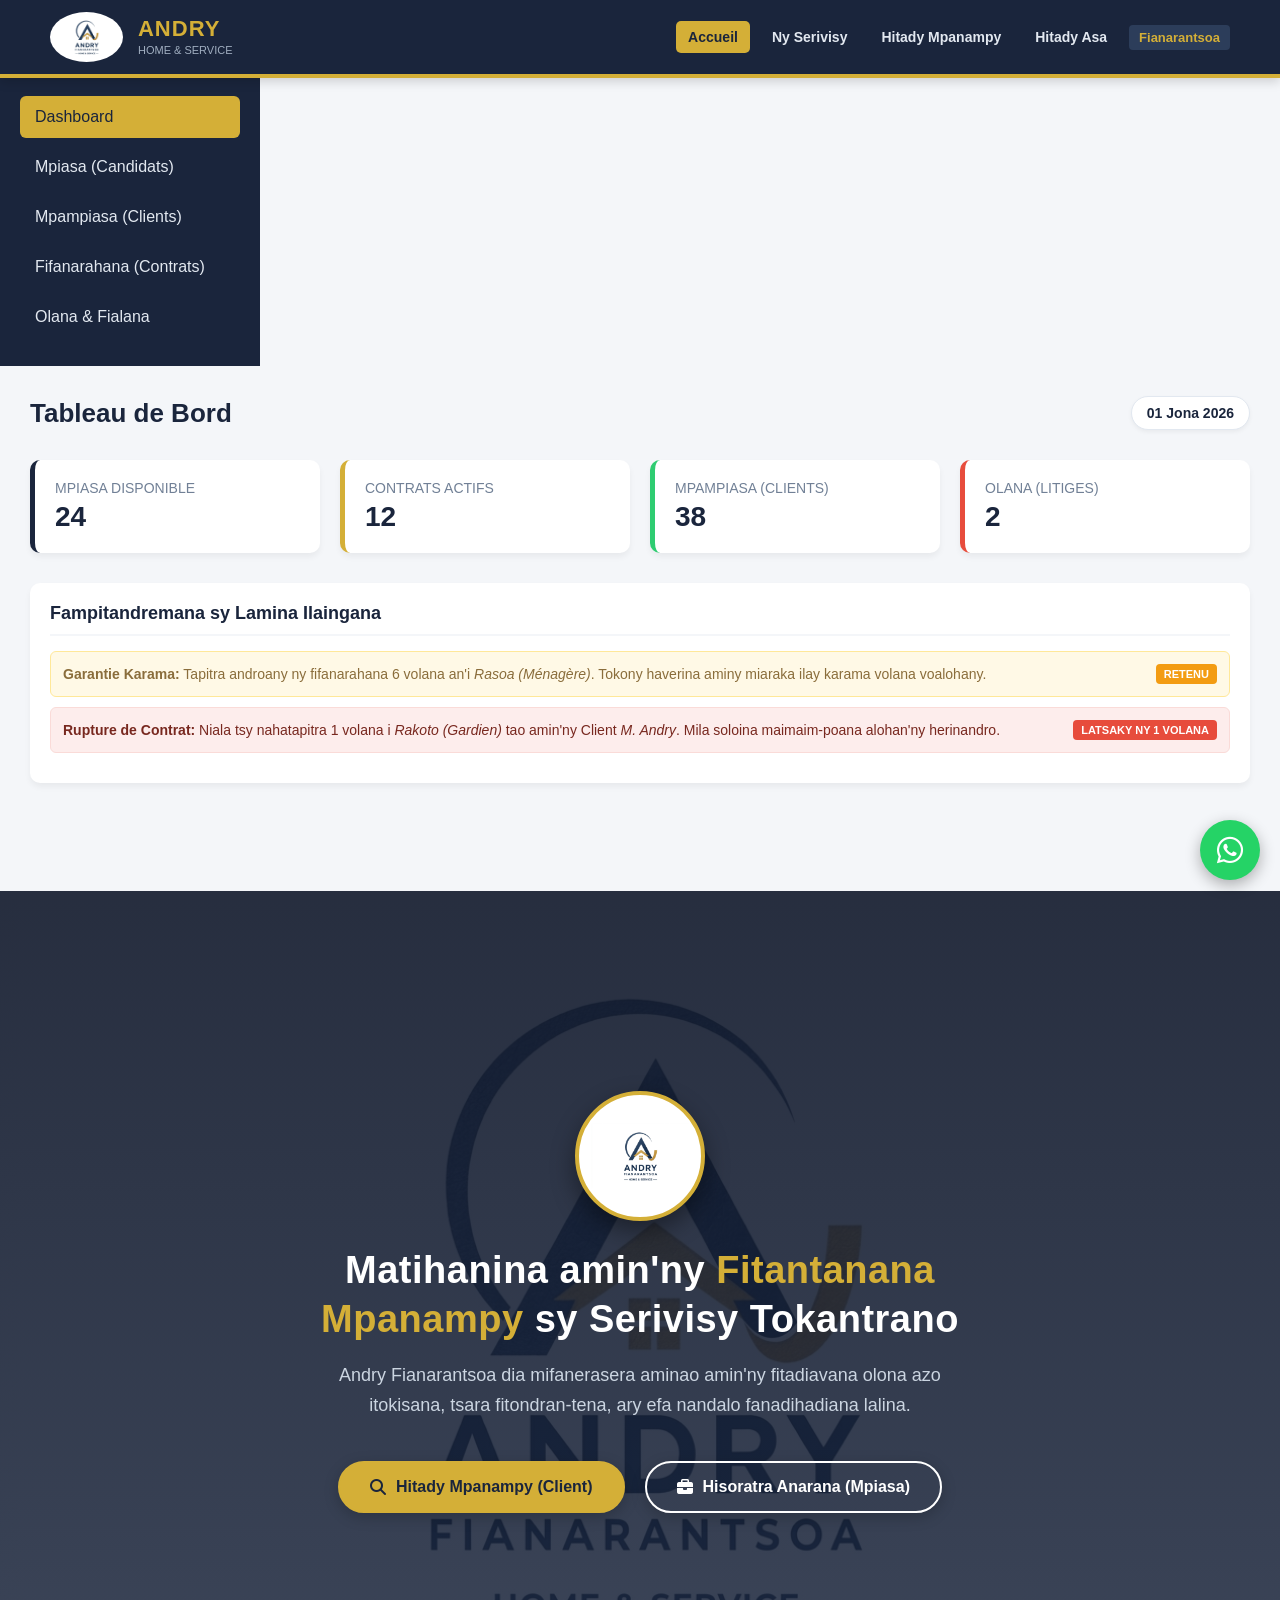
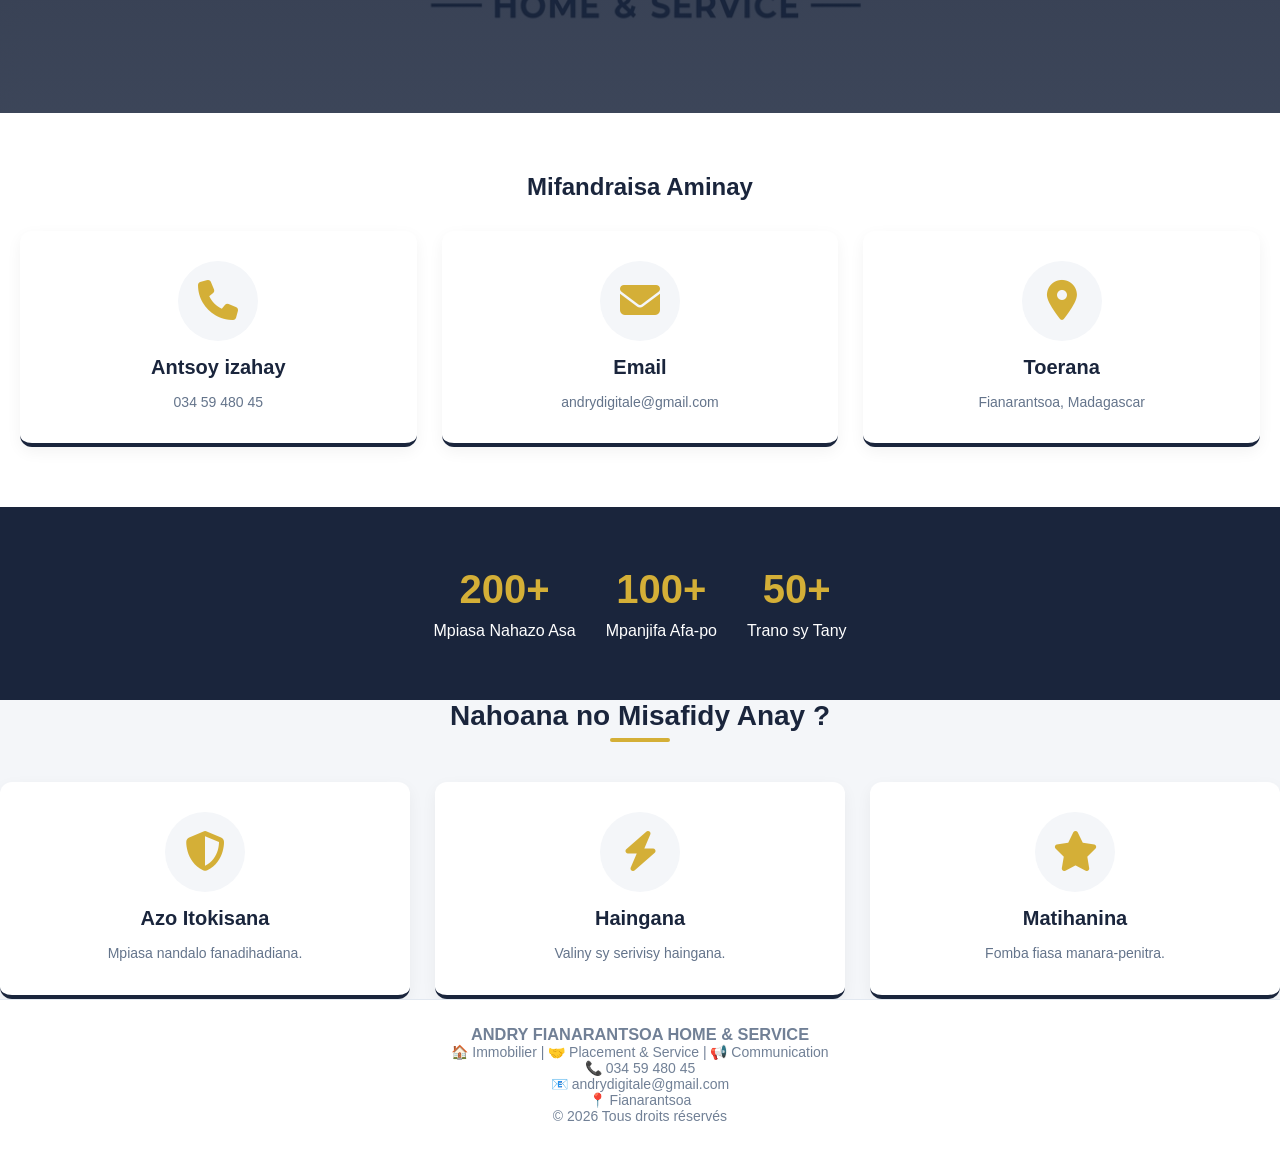
<file: dasboard.html>
<!DOCTYPE html>
<html lang="mg">
<head>
    <meta charset="UTF-8">
    <meta name="viewport" content="width=device-width, initial-scale=1.0">
    <title>Dashboard - Andry Fianarantsoa Home & Service</title>
    <style>
        /* CSS Fototra                    
         git add . && git commit -m "Nampiditra sary sy logo teo amin'ny pejy voalohany" && git push*/
        * {
            margin: 0;
            padding: 0;
            box-sizing: border-box;
            font-family: 'Segoe UI', Tahoma, Geneva, Verdana, sans-serif;
        }

        body {
            display: flex;
            background-color: #f4f6f9;
            color: #1a253c;
            min-height: 100vh;
        }

        /* 1. Sisiny Havia (Sidebar) */
        .sidebar {
            width: 260px;
            background-color: #1a253c; /* Manga Antitra avy amin'ny logo */
            color: #ffffff;
            padding: 20px;
            display: flex;
            flex-direction: column;
        }

        .logo-section {
            text-align: center;
            padding-bottom: 20px;
            border-bottom: 1px solid #2c3d5a;
            margin-bottom: 20px;
        }

        .logo-section h2 {
            font-size: 20px;
            color: #d4af37; /* Loko Volamena / Mavo */
            letter-spacing: 1px;
        }

        .logo-section p {
            font-size: 11px;
            color: #a0aec0;
            text-transform: uppercase;
        }

        .menu-list {
            list-style: none;
        }

        .menu-item a {
            display: block;
            padding: 12px 15px;
            color: #e2e8f0;
            text-decoration: none;
            border-radius: 6px;
            margin-bottom: 8px;
            font-weight: 500;
            transition: 0.3s;
        }

        .menu-item a:hover, .menu-item.active a {
            background-color: #d4af37;
            color: #1a253c;
        }

        /* 2. Fizarana Lehibe (Main Content) */
        .main-content {
            flex: 1;
            padding: 30px;
        }

        .header-main {
            display: flex;
            justify-content: space-between;
            align-items: center;
            margin-bottom: 30px;
        }

        .header-main h1 {
            font-size: 26px;
            color: #1a253c;
        }

        .date-badge {
            background-color: #ffffff;
            padding: 8px 15px;
            border-radius: 20px;
            font-size: 14px;
            font-weight: bold;
            box-shadow: 0 2px 4px rgba(0,0,0,0.05);
            border: 1px solid #e2e8f0;
        }

        /* 3. Ireo Karatra Tarehimarika (Cards) */
        .cards-grid {
            display: grid;
            grid-template-columns: repeat(auto-fit, minmax(220px, 1fr));
            gap: 20px;
            margin-bottom: 30px;
        }

        .card {
            background-color: #ffffff;
            padding: 20px;
            border-radius: 10px;
            box-shadow: 0 4px 6px rgba(0,0,0,0.05);
            border-left: 5px solid #1a253c;
        }

        .card.gold { border-left-color: #d4af37; }
        .card.green { border-left-color: #2ecc71; }
        .card.red { border-left-color: #e74c3c; }

        .card-title {
            font-size: 14px;
            color: #718096;
            text-transform: uppercase;
            margin-bottom: 5px;
        }

        .card-value {
            font-size: 28px;
            font-weight: bold;
            color: #1a253c;
        }

        /* 4. Fizarana Alerte sy Fampitandremana */
        .alerts-section {
            background-color: #ffffff;
            padding: 20px;
            border-radius: 10px;
            box-shadow: 0 4px 6px rgba(0,0,0,0.05);
        }

        .alerts-section h3 {
            font-size: 18px;
            margin-bottom: 15px;
            color: #1a253c;
            border-bottom: 2px solid #f4f6f9;
            padding-bottom: 10px;
        }

        .alert-item {
            display: flex;
            justify-content: space-between;
            align-items: center;
            padding: 12px;
            border-radius: 6px;
            margin-bottom: 10px;
            font-size: 14px;
        }

        .alert-item.warning {
            background-color: #fff9e6;
            border: 1px solid #ffe899;
            color: #8a6d3b;
        }

        .alert-item.danger {
            background-color: #fdedec;
            border: 1px solid #fadbd8;
            color: #78281f;
        }

        .status-badge {
            padding: 4px 8px;
            border-radius: 4px;
            font-size: 11px;
            font-weight: bold;
            text-transform: uppercase;
        }

        .badge-warning { background-color: #f39c12; color: white; }
        .badge-danger { background-color: #e74c3c; color: white; }
    </style>
</head>
<body>

    <!-- 1. Sisiny Havia: Menu -->
    <div class="sidebar">
        <div class="logo-section">
            <h2>ANDRY</h2>
            <p>Home & Service</p>
        </div>
        <ul class="menu-list">
            <li class="menu-item active"><a href="#">Dashboard</a></li>
            <li class="menu-item"><a href="#">Mpiasa (Candidats)</a></li>
            <li class="menu-item"><a href="#">Mpampiasa (Clients)</a></li>
            <li class="menu-item"><a href="#">Fifanarahana (Contrats)</a></li>
            <li class="menu-item"><a href="#">Olana & Fialana</a></li>
        </ul>
    </div>

    <!-- 2. Fizarana Havanana: Votoatiny lehibe -->
    <div class="main-content">
        <div class="header-main">
            <h1>Tableau de Bord</h1>
            <div class="date-badge">01 Jona 2026</div>
        </div>

        <!-- Ireo Karatra fampisehoana tarehimarika -->
        <div class="cards-grid">
            <div class="card">
                <div class="card-title">Mpiasa Disponible</div>
                <div class="card-value">24</div>
            </div>
            <div class="card gold">
                <div class="card-title">Contrats Actifs</div>
                <div class="card-value">12</div>
            </div>
            <div class="card green">
                <div class="card-title">Mpampiasa (Clients)</div>
                <div class="card-value">38</div>
            </div>
            <div class="card red">
                <div class="card-title">Olana (Litiges)</div>
                <div class="card-value">2</div>
            </div>
        </div>

        <!-- Fampitandremana ho an'ny Agence -->
        <div class="alerts-section">
            <h3>Fampitandremana sy Lamina Ilaingana</h3>
            
            <!-- Alerte momba ny karama miantona (6 volana) -->
            <div class="alert-item warning">
                <div>
                    <strong>Garantie Karama:</strong> Tapitra androany ny fifanarahana 6 volana an'i <em>Rasoa (Ménagère)</em>. Tokony haverina aminy miaraka ilay karama volana voalohany.
                </div>
                <span class="status-badge badge-warning">Retenu</span>
            </div>

            <!-- Alerte momba ny olana (Halatra na fialana tampoka) -->
            <div class="alert-item danger">
                <div>
                    <strong>Rupture de Contrat:</strong> Niala tsy nahatapitra 1 volana i <em>Rakoto (Gardien)</em> tao amin'ny Client <em>M. Andry</em>. Mila soloina maimaim-poana alohan'ny herinandro.
                </div>
                <span class="status-badge badge-danger">Latsaky ny 1 Volana</span>
            </div>
        </div>
    </div>

</body>
</html>





































<!DOCTYPE html>
<html lang="mg">
<head>
    <meta charset="UTF-8">
    <meta name="viewport" content="width=device-width, initial-scale=1.0">
    <title>Andry Fianarantsoa - Home & Service</title>
    <!-- FontAwesome ho an'ny Icons -->
    <link rel="stylesheet" href="https://cdnjs.cloudflare.com/ajax/libs/font-awesome/6.4.0/css/all.min.css">
    <style>
        * {
            margin: 0;
            padding: 0;
            box-sizing: border-box;
            font-family: 'Segoe UI', Tahoma, Geneva, Verdana, sans-serif;
        }

        html, body {
            width: 100%;
            max-width: 100%;
            overflow-x: hidden;
            background-color: #f4f6f9;
            color: #1a253c;
            display: flex;
            flex-direction: column;
            min-height: 100vh;
        }

        /* NAVBAR FIXED GLOBAL */
        header {
            background-color: #1a253c;
            color: white;
            padding: 12px 50px;
            display: flex;
            justify-content: space-between;
            align-items: center;
            border-bottom: 4px solid #d4af37;
            box-shadow: 0 4px 10px rgba(0,0,0,0.15);
            position: fixed;
            top: 0;
            left: 0;
            width: 100%;
            z-index: 1000;
        }

        .logo-container {
            display: flex;
            align-items: center;
            gap: 15px;
        }

        .logo-img {
            height: 50px;
            width: auto;
            object-fit: contain;
            background-color: white;
            padding: 2px;
            border-radius: 50%;
        }

        .logo-text h1 {
            font-size: 22px;
            color: #d4af37;
            letter-spacing: 1px;
            line-height: 1;
        }

        .logo-text p {
            font-size: 11px;
            color: #a0aec0;
            text-transform: uppercase;
            margin-top: 4px;
        }

        .nav-menu {
            display: flex;
            list-style: none;
            gap: 10px;
            align-items: center;
        }

        .nav-menu li a {
            color: #e2e8f0;
            text-decoration: none;
            font-size: 14px;
            font-weight: 600;
            padding: 8px 12px;
            border-radius: 5px;
            cursor: pointer;
            transition: all 0.3s ease;
        }

        .nav-menu li a:hover,
        .nav-menu li a.active {
            color: #1a253c;
            background-color: #d4af37;
        }

        .loc-badge {
            background-color: #2c3d5a;
            color: #d4af37;
            padding: 5px 10px;
            border-radius: 4px;
            font-size: 13px;
            font-weight: bold;
        }

        /* BOKOTRA HAMBURGER */
        .menu-toggle {
            display: none;
            flex-direction: column;
            gap: 5px;
            cursor: pointer;
            background: none;
            border: none;
        }

        .menu-toggle span {
            display: block;
            width: 28px;
            height: 3px;
            background-color: white;
            border-radius: 2px;
            transition: 0.3s;
        }

        /* MAIN CONTENT MANAGER */
        .page-section {
            display: none;
            padding: 40px 20px;
            max-width: 1200px;
            margin: 78px auto 0 auto;
            width: 100%;
            animation: slideUp 0.4s ease forwards;
        }

        .page-section.active-page {
            display: block;
        }

        #home-page {
            max-width: 100%;
            width: 100%;
            margin-top: 78px;
            padding: 0;
        }

        @keyframes slideUp {
            from { opacity: 0; transform: translateY(15px); }
            to { opacity: 1; transform: translateY(0); }
        }

        /* HERO SECTION */
        .hero {
            position: relative;
            background: linear-gradient(rgba(15, 23, 42, 0.9), rgba(26, 37, 60, 0.85)), url('logooo.png');
            background-size: cover;
            background-position: center;
            background-attachment: fixed;
            color: white;
            text-align: center;
            padding: 100px 20px;
            min-height: calc(100vh - 78px);
            display: flex;
            flex-direction: column;
            justify-content: center;
            align-items: center;
        }

        .hero-logo-center {
            width: 130px;
            height: 130px;
            background-color: white;
            border-radius: 50%;
            padding: 12px;
            display: flex;
            align-items: center;
            justify-content: center;
            box-shadow: 0 10px 25px rgba(0,0,0,0.4);
            border: 4px solid #d4af37;
            margin-bottom: 25px;
            animation: pulse 2s infinite;
        }

        @keyframes pulse {
            0% { box-shadow: 0 0 0 0 rgba(212, 175, 55, 0.4); }
            70% { box-shadow: 0 0 0 15px rgba(212, 175, 55, 0); }
            100% { box-shadow: 0 0 0 0 rgba(212, 175, 55, 0); }
        }

        .hero-logo-center img {
            max-width: 100%;
            max-height: 100%;
            object-fit: contain;
        }

        .hero h2 {
            font-size: 38px;
            font-weight: 800;
            margin-bottom: 15px;
            color: #ffffff;
            letter-spacing: 0.5px;
            max-width: 800px;
            line-height: 1.3;
        }
        
        .hero h2 span {
            color: #d4af37;
        }

        .hero p {
            font-size: 18px;
            max-width: 650px;
            margin-bottom: 40px;
            color: #cbd5e1;
            line-height: 1.7;
        }

        .hero-buttons {
            display: flex;
            gap: 20px;
            flex-wrap: wrap;
            justify-content: center;
        }

        .hero-btn {
            padding: 15px 30px;
            font-size: 16px;
            font-weight: 700;
            text-decoration: none;
            border-radius: 30px;
            cursor: pointer;
            transition: all 0.3s ease;
            display: inline-flex;
            align-items: center;
            gap: 10px;
            box-shadow: 0 4px 15px rgba(0,0,0,0.2);
        }

        .hero-btn-primary {
            background-color: #d4af37;
            color: #1a253c;
            border: 2px solid #d4af37;
        }

        .hero-btn-primary:hover {
            background-color: transparent;
            color: #ffffff;
            transform: translateY(-3px);
            box-shadow: 0 6px 20px rgba(212, 175, 55, 0.4);
        }

        .hero-btn-secondary {
            background-color: transparent;
            color: #ffffff;
            border: 2px solid #ffffff;
        }

        .hero-btn-secondary:hover {
            background-color: #ffffff;
            color: #1a253c;
            transform: translateY(-3px);
            box-shadow: 0 6px 20px rgba(255, 255, 255, 0.3);
        }

        /* SERVICES SECTION STYLE */
        .services-section {
            text-align: center;
        }

        .services-section h2 {
            font-size: 28px;
            color: #1a253c;
            margin-bottom: 10px;
            position: relative;
            display: inline-block;
            padding-bottom: 10px;
        }

        .services-section h2::after {
            content: '';
            position: absolute;
            bottom: 0;
            left: 50%;
            transform: translateX(-50%);
            width: 60px;
            height: 4px;
            background-color: #d4af37;
            border-radius: 2px;
        }

        .services-container {
            display: grid;
            grid-template-columns: repeat(auto-fit, minmax(300px, 1fr));
            gap: 25px;
            margin-top: 30px;
        }

        .service-card {
            background: white;
            padding: 30px 20px;
            border-radius: 12px;
            box-shadow: 0 5px 15px rgba(0,0,0,0.05);
            border-bottom: 4px solid #1a253c;
            transition: all 0.3s ease;
        }

        .service-card:hover {
            transform: translateY(-5px);
            box-shadow: 0 10px 25px rgba(0,0,0,0.1);
            border-bottom-color: #d4af37;
        }

        .service-icon {
            font-size: 40px;
            color: #d4af37;
            margin-bottom: 15px;
            background-color: #f4f6f9;
            width: 80px;
            height: 80px;
            line-height: 80px;
            border-radius: 50%;
            display: inline-block;
        }

        .service-card h3 {
            font-size: 20px;
            color: #1a253c;
            margin-bottom: 12px;
        }

        .service-card p {
            font-size: 14px;
            color: #64748b;
            line-height: 1.6;
        }

        /* FORMULAIRES & CONTRACT STYLES */
        .form-page-container {
            max-width: 750px;
            margin: 0 auto;
        }

        .section-box {
            background: white;
            padding: 35px 30px;
            border-radius: 15px;
            box-shadow: 0 10px 25px rgba(0,0,0,0.05);
            border-top: 6px solid #1a253c;
        }

        .section-box.candidat-box {
            border-top-color: #d4af37;
        }

        .section-box h3 {
            font-size: 24px;
            margin-bottom: 20px;
            color: #1a253c;
            border-bottom: 2px solid #f1f5f9;
            padding-bottom: 10px;
            display: flex;
            align-items: center;
            gap: 10px;
        }

        .section-box h3 i { color: #d4af37; }
        .candidat-box h3 i { color: #1a253c; }

        .section-box ul {
            list-style: none;
            margin-bottom: 30px;
            background-color: #f8fafc;
            padding: 20px;
            border-radius: 8px;
            border-left: 4px solid #1a253c;
        }
        
        .section-box.candidat-box ul { border-left-color: #d4af37; }

        .section-box ul li {
            margin-bottom: 12px;
            font-size: 13.5px;
            line-height: 1.6;
            padding-left: 22px;
            position: relative;
            color: #334155;
        }

        .section-box ul li::before {
            content: "✓";
            position: absolute;
            left: 0;
            color: #2ecc71;
            font-weight: bold;
            font-size: 15px;
        }
        
        .section-box ul li.nb-note {
            list-style: none;
            padding-left: 0;
            font-weight: bold;
            color: #e74c3c;
            margin-top: 15px;
            border-top: 1px dashed #cbd5e1;
            padding-top: 10px;
        }
        
        .section-box ul li.nb-note::before { content: ""; }

        .form-row { display: flex; gap: 15px; }
        .form-row .form-group { flex: 1; }

        .form-group { margin-bottom: 20px; }
        .form-group label {
            display: block;
            font-size: 13px;
            font-weight: 600;
            margin-bottom: 8px;
            color: #334155;
        }

        .form-group input, .form-group select, .form-group textarea {
            width: 100%;
            padding: 12px 14px;
            border: 1px solid #cbd5e1;
            border-radius: 8px;
            font-size: 14px;
            background-color: #f8fafc;
            transition: all 0.3s ease;
            color: #1a253c;
        }

        .form-group input:focus, .form-group select:focus, .form-group textarea:focus {
            border-color: #1a253c;
            outline: none;
            background-color: white;
            box-shadow: 0 0 0 3px rgba(26, 37, 60, 0.1);
        }

        .candidat-box input:focus, .candidat-box select:focus, .candidat-box textarea:focus {
            border-color: #d4af37;
            box-shadow: 0 0 0 3px rgba(212, 175, 55, 0.15);
        }
        
        .extra-textarea-container { display: none; animation: fadeIn 0.4s ease forwards; }

        @keyframes fadeIn {
            from { opacity: 0; transform: translateY(-10px); }
            to { opacity: 1; transform: translateY(0); }
        }

        /* CHECKBOX AGREEMENT */
        .checkbox-group {
            display: flex;
            align-items: flex-start;
            gap: 10px;
            margin-bottom: 25px;
            cursor: pointer;
        }

        .checkbox-group input {
            width: auto;
            margin-top: 3px;
            cursor: pointer;
        }

        .checkbox-group label {
            font-size: 13px;
            color: #475569;
            line-height: 1.5;
            font-weight: 500;
            cursor: pointer;
        }

        .btn-submit {
            width: 100%;
            padding: 14px;
            background-color: #1a253c;
            color: white;
            border: none;
            border-radius: 8px;
            font-size: 15px;
            font-weight: bold;
            cursor: pointer;
            transition: all 0.3s ease;
            box-shadow: 0 4px 6px rgba(26, 37, 60, 0.15);
            display: flex;
            justify-content: center;
            align-items: center;
            gap: 10px;
        }

        .btn-submit:hover {
            background-color: #d4af37;
            color: #1a253c;
            transform: translateY(-2px);
        }

        .candidat-box .btn-submit {
            background-color: #d4af37;
            color: #1a253c;
        }

        .candidat-box .btn-submit:hover {
            background-color: #1a253c;
            color: white;
        }

        /* STATUS MESSAGE BOX */
        .form-status {
            display: none;
            padding: 15px;
            border-radius: 8px;
            margin-bottom: 20px;
            font-size: 14px;
            font-weight: 600;
            text-align: center;
            animation: fadeIn 0.3s ease;
        }
        .form-status.success {
            background-color: #d4edda;
            color: #155724;
            border: 1px solid #c3e6cb;
            display: block;
        }
        .form-status.error {
            background-color: #f8d7da;
            color: #721c24;
            border: 1px solid #f5c6cb;
            display: block;
        }

        footer {
            text-align: center;
            padding: 25px;
            margin-top: auto;
            font-size: 14px;
            color: #718096;
            border-top: 1px solid #e2e8f0;
            background-color: #ffffff;
        }

        /* MEDIA QUERIES */
        @media (max-width: 768px) {
            header { padding: 15px 20px; }
            .menu-toggle { display: flex; }
            .menu-toggle.open span:nth-child(1) { transform: rotate(45deg) translate(5px, 5px); }
            .menu-toggle.open span:nth-child(2) { opacity: 0; }
            .menu-toggle.open span:nth-child(3) { transform: rotate(-45deg) translate(6px, -7px); }

            .nav-menu {
                display: none; 
                position: absolute;
                top: 100%;
                left: 0;
                width: 100%;
                background-color: #1a253c;
                flex-direction: column;
                align-items: center;
                padding: 20px 0;
                gap: 15px;
                border-bottom: 3px solid #d4af37;
            }

            .nav-menu.open { display: flex; }
            .nav-menu li { width: 100%; text-align: center; }
            .nav-menu li a { display: inline-block; width: 80%; font-size: 16px; padding: 10px; }

            .hero h2 { font-size: 28px; }
            .hero p { font-size: 15px; }
            .services-section h2 { font-size: 24px; }
            .form-row { flex-direction: column; gap: 0; }
            .hero-buttons { flex-direction: column; width: 100%; max-width: 300px; }
            .hero-btn { width: 100%; justify-content: center; }
        }




        .contact-rapide{
padding:60px 20px;
text-align:center;
background:white;
}

.stats{
display:flex;
justify-content:center;
gap:30px;
padding:60px 20px;
background:#1a253c;
color:white;
flex-wrap:wrap;
}

.stat-box{
text-align:center;
}

.stat-box h2{
font-size:40px;
color:#d4af37;
margin-bottom:10px;
}

.whatsapp-float{
position:fixed;
bottom:20px;
right:20px;
width:60px;
height:60px;
background:#25D366;
border-radius:50%;
display:flex;
justify-content:center;
align-items:center;
font-size:30px;
color:white;
text-decoration:none;
z-index:9999;
box-shadow:0 5px 15px rgba(0,0,0,.3);
}
    </style>
</head>
<body>

    <!-- Nav-Bar FIXED -->
    <header id="navbar">
        <div class="logo-container">
            <img src="logooo.png" alt="Logo Agence Andry" class="logo-img">
            <div class="logo-text">
                <h1>ANDRY</h1>
                <p>Home & Service</p>
            </div>
        </div>
        
        <button class="menu-toggle" id="mobile-menu-btn">
            <span></span>
            <span></span>
            <span></span>
        </button>
        
        <ul class="nav-menu" id="nav-links">
            <li><a onclick="showPage('home-page')" id="link-home" class="nav-item active">Accueil</a></li>
            <li><a onclick="showPage('serivisy-page')" id="link-serivisy" class="nav-item">Ny Serivisy</a></li>
            <li><a onclick="showPage('mpampiasa-page')" id="link-mpampiasa" class="nav-item">Hitady Mpanampy</a></li>
            <li><a onclick="showPage('mpiasa-page')" id="link-mpiasa" class="nav-item">Hitady Asa</a></li>
            <li class="loc-badge">Fianarantsoa</li>
        </ul>
    </header>

    <!-- 1. ACCUEIL PAGE -->
    <div id="home-page" class="page-section active-page">
        <div class="hero">
            <div class="hero-logo-center">
                <img src="logooo.png" alt="Logo Andry">
            </div>
            <h2>Matihanina amin'ny <span>Fitantanana Mpanampy</span> sy Serivisy Tokantrano</h2>
            <p>Andry Fianarantsoa dia mifanerasera aminao amin'ny fitadiavana olona azo itokisana, tsara fitondran-tena, ary efa nandalo fanadihadiana lalina.</p>
            
            <div class="hero-buttons">
                <a onclick="showPage('mpampiasa-page')" class="hero-btn hero-btn-primary">
                    <i class="fa-solid fa-magnifying-glass"></i> Hitady Mpanampy (Client)
                </a>
                <a onclick="showPage('mpiasa-page')" class="hero-btn hero-btn-secondary">
                    <i class="fa-solid fa-briefcase"></i> Hisoratra Anarana (Mpiasa)
                </a>
            </div>
        </div>
    </div>
<section class="contact-rapide">
    <h2>Mifandraisa Aminay</h2>

    <div class="services-container">

        <div class="service-card">
            <div class="service-icon">
                <i class="fas fa-phone"></i>
            </div>
            <h3>Antsoy izahay</h3>
            <p>034 59 480 45</p>
        </div>

        <div class="service-card">
            <div class="service-icon">
                <i class="fas fa-envelope"></i>
            </div>
            <h3>Email</h3>
            <p>andrydigitale@gmail.com</p>
        </div>

        <div class="service-card">
            <div class="service-icon">
                <i class="fas fa-location-dot"></i>
            </div>
            <h3>Toerana</h3>
            <p>Fianarantsoa, Madagascar</p>
        </div>

    </div>
</section>
    <!-- 2. SERVICES PAGE -->
    <section id="serivisy-page" class="page-section">
        <div class="services-section">
            <h2>Ny Serivisy Ataonay</h2>
            <p style="color: #64748b; margin-top: 10px; font-size: 15px;">Manolotra vahaolana feno sy matihanina ho an'ny tokantrano sy ny fandraharahana eto Fianarantsoa.</p>
            
            <div class="services-container">
                <div class="service-card">
                    <div class="service-icon"><i class="fa-solid fa-house-chimney"></i></div>
                    <h3>Andry Real Estate</h3>
                    <p>Mitady trano hofaina na hovidiana ve ianao? Sa manana tany sy trano tiana hamidy? Izahay no mikarakara sy mitantana izany am-pitoniana.</p>
                </div>

                <div class="service-card">
                    <div class="service-icon"><i class="fa-solid fa-users-gear"></i></div>
                    <h3>Andry Recruitment</h3>
                    <p>Fikarohana mpiasa efa nandalo sivana sy fanadihadiana lalina: Mpanampy an-trano, Mpitaiza kely (Nounou), Mpiambina (Gardien), ary mpiasan'ny Hotely.</p>
                </div>

                <div class="service-card">
                    <div class="service-icon"><i class="fa-solid fa-palette"></i></div>
                    <h3>Communication & Design</h3>
                    <p>Manandratra ny fandraharahanao izahay: Famoronana Logo, Afisy (Affiches), Karatra matihanina (Cartes de visite), ary dokam-barotra amin'ny Facebook.</p>
                </div>
            </div>
        </div>
    </section>
    <section class="stats">

    <div class="stat-box">
        <h2>200+</h2>
        <p>Mpiasa Nahazo Asa</p>
    </div>

    <div class="stat-box">
        <h2>100+</h2>
        <p>Mpanjifa Afa-po</p>
    </div>

    <div class="stat-box">
        <h2>50+</h2>
        <p>Trano sy Tany</p>
    </div>

</section>



<section class="services-section">

<h2>Nahoana no Misafidy Anay ?</h2>

<div class="services-container">

<div class="service-card">
<div class="service-icon">
<i class="fas fa-shield-alt"></i>
</div>
<h3>Azo Itokisana</h3>
<p>Mpiasa nandalo fanadihadiana.</p>
</div>

<div class="service-card">
<div class="service-icon">
<i class="fas fa-bolt"></i>
</div>
<h3>Haingana</h3>
<p>Valiny sy serivisy haingana.</p>
</div>

<div class="service-card">
<div class="service-icon">
<i class="fas fa-star"></i>
</div>
<h3>Matihanina</h3>
<p>Fomba fiasa manara-penitra.</p>
</div>

</div>
</section>

    <!-- 3. MPAMPIASA PAGE (CLIENT) -->
    <section id="mpampiasa-page" class="page-section">
        <div class="form-page-container">
            <div class="section-box">
                <h3><i class="fa-solid fa-briefcase"></i> Taratasy Fifanarahana & Fangatahana (Client)</h3>
                
                <ul>
                    <li><strong>Saran'ny Serivisy (Frais d'agence 100%):</strong> Aloa mivantana amin'ny andro voalohany hanombohan'ny mpanampy miasa[cite: 1].</li>
                    <li><strong>Antoka sy Fanoloana:</strong> Raha misy fialana latsaky ny 1 volana (olana avy amin'ny mpiasa), manolo maimaim-poana ny Agence ao anatin'ny herinandro[cite: 1]. Raha tsy mahita izahay dia haverina ny <em>commission</em>[cite: 1]. Raha dila ny 1 volana kosa dia misy sarany vaovao[cite: 1].</li>
                    <li><strong>Tapa-bolana hianarana:</strong> Manana 2 herinandro hampianarana ny mpiasa ny mpampiasa[cite: 1]. Raha tena tsy hainy vao miroso amin'ny fanoloana[cite: 1].</li>
                    <li><strong>Fanadihadiana Lalina:</strong> Ny Agence dia mitaky taratasy feno (CIN, Résidence, Saritapaka)[cite: 1].</li>
                    <li><strong>Fiarovana sy Halatra:</strong> Ny mpampiasa no mitantana ny fananany sy mametraka fitoriana raha misy halatra, fa ny Agence kosa dia hanome ny atontan-taratasy rehetra momba ilay mpiasa[cite: 1].</li>
                    <li class="nb-note">NB: Izahay dia tsy mahalala ny tena toetra ny olona alefanay miasa, fa kosa manao fanadihadiana ny momba azy rehetra alohan'ny handefasana azy miasa[cite: 1].</li>
                </ul>

                <div id="client-status" class="form-status"></div>
                
                <form id="client-form">
                    <div class="form-group">
                        <label>Anarana sy Fanampiny (Nom & Prénom) *</label>
                        <input type="text" id="client-name" placeholder="Ohatra: M. Jean Luc" required>
                    </div>
                    
                    <div class="form-row">
                        <div class="form-group">
                            <label>Laharana Finday 1 *</label>
                            <input type="tel" id="client-phone1" placeholder="Ohatra: 034 12 345 67" required>
                        </div>
                        <div class="form-group">
                            <label>Finday 2 (WhatsApp)</label>
                            <input type="tel" id="client-phone2" placeholder="Ohatra: 032 45 678 90">
                        </div>
                    </div>

                    <div class="form-group">
                        <label>Toerana misy anao (Adresse/Quartier) *</label>
                        <input type="text" id="client-address" placeholder="Ohatra: Tsianolondroa, Fianarantsoa" required>
                    </div>

                    <div class="form-group">
                        <label>Karazan'ny Serivisy ilainao *</label>
                        <select id="client-service-select" onchange="toggleClientTextarea()">
                            <option value="Menagere">Ménagère (Mpanampy an-trano)</option>
                            <option value="Nounou">Nounou (Mpitaiza kely)</option>
                            <option value="Gardien">Gardien (Mpiambina)</option>
                            <option value="Serveur">Serveur / Serveuse</option>
                            <option value="Immobilier">Andry Real Estate (Trano/Tany)</option>
                            <option value="Design">Communication & Design</option>
                            <option value="Autre">Autre... (Hafa tsy voatanisa)</option>
                        </select>
                    </div>

                    <div class="form-group extra-textarea-container" id="client-extra-box">
                        <label id="client-extra-label">Soraty eto antsipiriany ny zavatra tadiaviao *</label>
                        <textarea id="client-details" rows="4" placeholder="Hamarito tsara eto ny antsipiriany..."></textarea>
                    </div>

                    <div class="checkbox-group">
                        <input type="checkbox" id="client-agree" required>
                        <label for="client-agree">Izaho mpampiasa dia mamaky ary manaiky tsara ny fepetra sy andraikitra voalaza etsy ambony. *[cite: 2]</label>
                    </div>

                    <button type="submit" class="btn-submit">
                        <i class="fa-regular fa-paper-plane"></i> Handefa Fangatahana
                    </button>
                </form>
            </div>
        </div>
    </section>

    <!-- 4. MPIASA PAGE (CANDIDAT) -->
    <section id="mpiasa-page" class="page-section">
        <div class="form-page-container">
            <div class="section-box candidat-box">
                <h3><i class="fa-solid fa-user-pen"></i> Fifanarahana Arak'asa & Fisoratana Anarana (Mpiasa)</h3>
                
                <ul>
                    <li><strong>Fe-potoana hiasana:</strong> 6 volana ho an'ny eto Fianarantsoa, ary 1 taona kosa raha any amin'ny faritra[cite: 2].</li>
                    <li><strong>Antoka fitondran-tena:</strong> Tsy raisina aloha ny antsasaky ny karama amin'ny volana voalohany fa averina mitambatra amin'ny fahataperan'ny fifanarahana hiasana[cite: 2].</li>
                    <li><strong>Raha miala tsy nahatapitra contrat:</strong> Tsy maintsy mamerina ny fandaniana rehetra nataon'ny mpampiasa (Frais d'agence + fanafarana) raha toa ka olana avy aminao[cite: 2].</li>
                    <li><strong>Fiarovana ny Mpiasa:</strong> Ny Agence dia miaro ny zon'ny olona avy aminy raha misy herisetra na fanararaotana atao aminy[cite: 2].</li>
                    <li><strong>Raha misy halatra:</strong> Raha misy porofo dia afaka mitory any amin'ny mpitandro filaminana ny mpampiasa[cite: 2].</li>
                </ul>

                <div id="candidat-status" class="form-status"></div>
                
                <form id="candidat-form">
                    <div class="form-group">
                        <label>Anarana sy Fanampiny (Nom & Prénom) *</label>
                        <input type="text" id="candidat-name" placeholder="Ohatra: Rasoa Marie" required>
                    </div>

                    <div class="form-row">
                        <div class="form-group">
                            <label>Laharana CIN *</label>
                            <input type="text" id="candidat-cin" maxlength="12" placeholder="Tarehimarika 12" required>
                        </div>
                        <div class="form-group">
                            <label>Taona (Âge) *</label>
                            <input type="number" id="candidat-age" min="18" max="60" placeholder="Ohatra: 25" required>
                        </div>
                    </div>
                    
                    <div class="form-row">
                        <div class="form-group">
                            <label>Laharana Finday *</label>
                            <input type="tel" id="candidat-phone" placeholder="Ohatra: 033 44 555 66" required>
                        </div>
                        <div class="form-group">
                            <label>Daty afaka manomboka *</label>
                            <input type="date" id="candidat-date" required>
                        </div>
                    </div>

                    <div class="form-group">
                        <label>Toerana misy anao ankehitriny (Adiresy) *</label>
                        <input type="text" id="candidat-address" placeholder="Ohatra: Tambohobe, Fianarantsoa" required>
                    </div>

                    <div class="form-group">
                        <label>Inona ny asa hainao na tadiaviao? *</label>
                        <select id="candidat-service-select" onchange="toggleCandidatTextarea()">
                            <option value="Menagere">Ménagère</option>
                            <option value="Nounou">Nounou (Mpitaiza kely)</option>
                            <option value="Gardien">Gardien (Mpiambina)</option>
                            <option value="Chauffeur">Chauffeur (Mpamily)</option>
                            <option value="Cuisine">Cuisinier(e) (Mpikarakara sakafo)</option>
                            <option value="Autre">Autre... (Hafa hainao/Tadiavinao)</option>
                        </select>
                    </div>

                    <div class="form-group extra-textarea-container" id="candidat-extra-box">
                        <label id="candidat-extra-label">Soraty eto ny asa hafa hainao na ny traikefa anananao *</label>
                        <textarea id="candidat-details" rows="4" placeholder="Soraty eto ny antsipiriany..."></textarea>
                    </div>

                    <div class="checkbox-group">
                        <input type="checkbox" id="candidat-agree" required>
                        <label for="candidat-agree">Izaho mpiasa dia manaiky sy hitandrina tsara ireto fepetra voalaza etsy ambony ireto amin'ny sitrapo feno. *[cite: 2]</label>
                    </div>

                    <button type="submit" class="btn-submit">
                        <i class="fa-solid fa-user-plus"></i> Hisoratra Anarana
                    </button>
                </form>
            </div>
        </div>
    </section>

<footer>

<h3>ANDRY FIANARANTSOA HOME & SERVICE</h3>

<p>
🏠 Immobilier | 🤝 Placement & Service | 📢 Communication
</p>

<p>
📞 034 59 480 45
</p>

<p>
📧 andrydigitale@gmail.com
</p>

<p>
📍 Fianarantsoa
</p>

<p>
© 2026 Tous droits réservés
</p>

</footer>

    <!-- LOGIQUE JAVASCRIPT MADIO ARY TONTOSA -->
    <script>
        const menuBtn = document.getElementById('mobile-menu-btn');
        const navLinks = document.getElementById('nav-links');

        // Toggle menu mobile
        menuBtn.addEventListener('click', () => {
            menuBtn.classList.toggle('open');
            navLinks.classList.toggle('open');
        });

        // Page Navigation Manager
        function showPage(pageId) {
            const sections = document.querySelectorAll('.page-section');
            sections.forEach(sec => {
                sec.classList.remove('active-page');
            });

            const selectedPage = document.getElementById(pageId);
            if(selectedPage) {
                selectedPage.classList.add('active-page');
            }

            const navItems = document.querySelectorAll('.nav-item');
            navItems.forEach(item => {
                item.classList.remove('active');
            });

            if(pageId === 'home-page') document.getElementById('link-home').classList.add('active');
            if(pageId === 'serivisy-page') document.getElementById('link-serivisy').classList.add('active');
            if(pageId === 'mpampiasa-page') document.getElementById('link-mpampiasa').classList.add('active');
            if(pageId === 'mpiasa-page') document.getElementById('link-mpiasa').classList.add('active');

            menuBtn.classList.remove('open');
            navLinks.classList.remove('open');

            window.scrollTo({ top: 0, behavior: 'smooth' });
        }

        // Dynamic Textarea ho an'ny Client
        function toggleClientTextarea() {
            const select = document.getElementById('client-service-select');
            const extraBox = document.getElementById('client-extra-box');
            const extraLabel = document.getElementById('client-extra-label');
            
            if (select.value === 'Immobilier') {
                extraLabel.innerText = "Hamarito eto ny trano/tany tadiaviao (Hofaina, hovidiana, toerana...) *";
                extraBox.style.display = 'block';
            } else if (select.value === 'Design') {
                extraLabel.innerText = "Inona ny karazana design ilainao (Logo, Affiche, Facebook ad...) *";
                extraBox.style.display = 'block';
            } else if (select.value === 'Autre') {
                extraLabel.innerText = "Soraty eto antsipiriany ny zavatra tadiaviao *";
                extraBox.style.display = 'block';
            } else {
                extraBox.style.display = 'none';
            }
        }

        // Dynamic Textarea ho an'ny Candidat
        function toggleCandidatTextarea() {
            const select = document.getElementById('candidat-service-select');
            const extraBox = document.getElementById('candidat-extra-box');
            const extraLabel = document.getElementById('candidat-extra-label');
            
            if (select.value === 'Autre') {
                extraLabel.innerText = "Soraty eto ny asa hafa hainao na ny traikefa anananao *";
                extraBox.style.display = 'block';
            } else {
                extraBox.style.display = 'none';
            }
        }

  // =============================
// FORMULAIRE CLIENT -> WHATSAPP
// =============================
document.getElementById('client-form').addEventListener('submit', function(e){

    e.preventDefault();

    let nom = document.getElementById('client-name').value;
    let tel1 = document.getElementById('client-phone1').value;
    let tel2 = document.getElementById('client-phone2').value;
    let adresse = document.getElementById('client-address').value;
    let service = document.getElementById('client-service-select').value;
    let details = document.getElementById('client-details').value;

    let message =
`📢 FANGATAHANA MPANJIFA VAOVAO

👤 Anarana : ${nom}

📞 Téléphone 1 : ${tel1}

📱 Téléphone 2 : ${tel2}

📍 Adiresy : ${adresse}

🛠 Service tadiavina : ${service}

📝 Fanazavana :
${details}`;

    window.open(
        'https://wa.me/261345938044?text=' +
        encodeURIComponent(message),
        '_blank'
    );

    const status = document.getElementById('client-status');
    status.className = "form-status success";
    status.innerText = "✅ Nalefa tany amin'ny WhatsApp ny fangatahanao.";

    this.reset();
    toggleClientTextarea();
});


// =============================
// FORMULAIRE MPIASA -> WHATSAPP
// =============================
document.getElementById('candidat-form').addEventListener('submit', function(e){

    e.preventDefault();

    let nom = document.getElementById('candidat-name').value;
    let cin = document.getElementById('candidat-cin').value;
    let age = document.getElementById('candidat-age').value;
    let phone = document.getElementById('candidat-phone').value;
    let date = document.getElementById('candidat-date').value;
    let adresse = document.getElementById('candidat-address').value;
    let service = document.getElementById('candidat-service-select').value;
    let details = document.getElementById('candidat-details').value;

    let message =
`👨‍💼 FISORATANA MPIASA VAOVAO

👤 Anarana : ${nom}

🆔 CIN : ${cin}

🎂 Taona : ${age}

📞 Téléphone : ${phone}

📅 Daty afaka manomboka :
${date}

📍 Adiresy :
${adresse}

💼 Asa tadiavina :
${service}

📝 Fanazavana :
${details}`;

    window.open(
        'https://wa.me/261345938044?text=' +
        encodeURIComponent(message),
        '_blank'
    );

    const status = document.getElementById('candidat-status');
    status.className = "form-status success";
    status.innerText = "✅ Vita ny fisoratana anarana.";

    this.reset();
    toggleCandidatTextarea();
});
        document.getElementById('candidat-form').addEventListener('submit', function(e) {
            e.preventDefault();
            const status = document.getElementById('candidat-status');
            status.className = "form-status success";
            status.innerText = "Tontosa ny fisoratana anarananao!";
            this.reset();
            toggleCandidatTextarea();
            window.scrollTo({ top: 0, behavior: 'smooth' });
        });
    </script>


<a href="https://wa.me/261345948045"
target="_blank"
class="whatsapp-float">

<i class="fab fa-whatsapp"></i>

</a>
</body>
</html>
</file>
